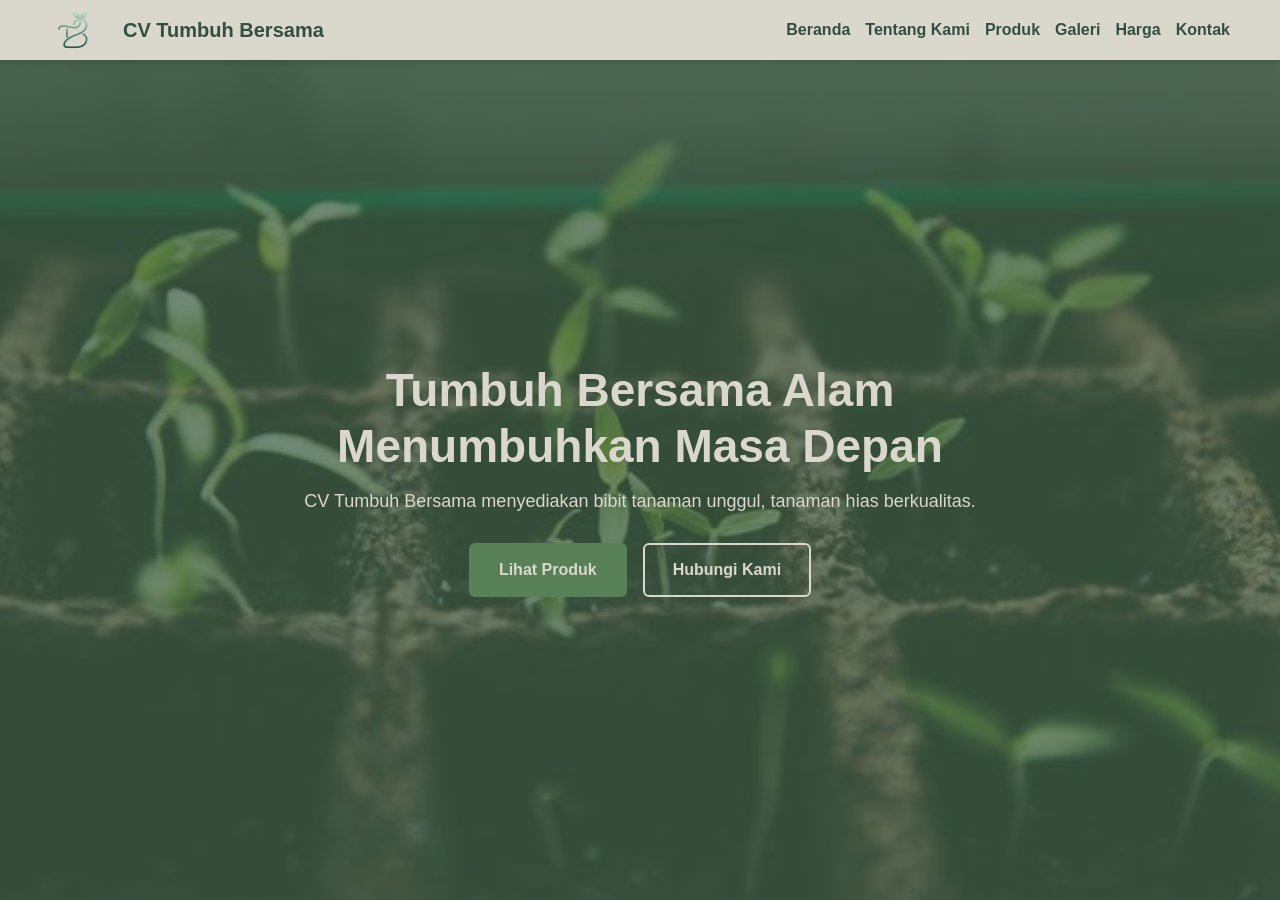
<file: index.html>
<!DOCTYPE html>
<html lang="id">
<head>
    <meta charset="UTF-8">
    <meta name="viewport" content="width=device-width, initial-scale=1.0">
    <title>CV Tumbuh Bersama</title>
    <link rel="stylesheet" href="/project-root/styles/index.css">
    <link rel="stylesheet" href="/project-root/styles/global.css">
</head>
<body>
    <div class="topbar">
        <div class="logo">
            <img src="/project-root/assets/images/logo/logo.png" alt="Logo" class="logo-image">
            <a href="../../../index.html">CV Tumbuh Bersama</a>
        </div>

        <div class="menu">
            <a href="../../../index.html">Beranda</a>
            <a href="/project-root/pages/about.html">Tentang Kami</a>
            <a href="/project-root/pages/products.html">Produk</a>
            <a href="/project-root/pages/gallery.html">Galeri</a>
            <a href="/project-root/pages/pricing.html">Harga</a>
            <a href="/project-root/pages/contact.html">Kontak</a>
        </div>
    </div>

    <section class="hero">
        <div class="hero-content">
            <h1>Tumbuh Bersama Alam Menumbuhkan Masa Depan</h1>
            <p>CV Tumbuh Bersama menyediakan bibit tanaman unggul, tanaman hias berkualitas.</p>
            <div class="hero-buttons">
            <a href="/project-root/pages/products.html" class="hero-btn">Lihat Produk</a>
            <a href="/project-root/pages/contact.html" class="hero-btn-outline">Hubungi Kami</a>
            </div>
        </div>
    </section>
</body>
</html>
</file>
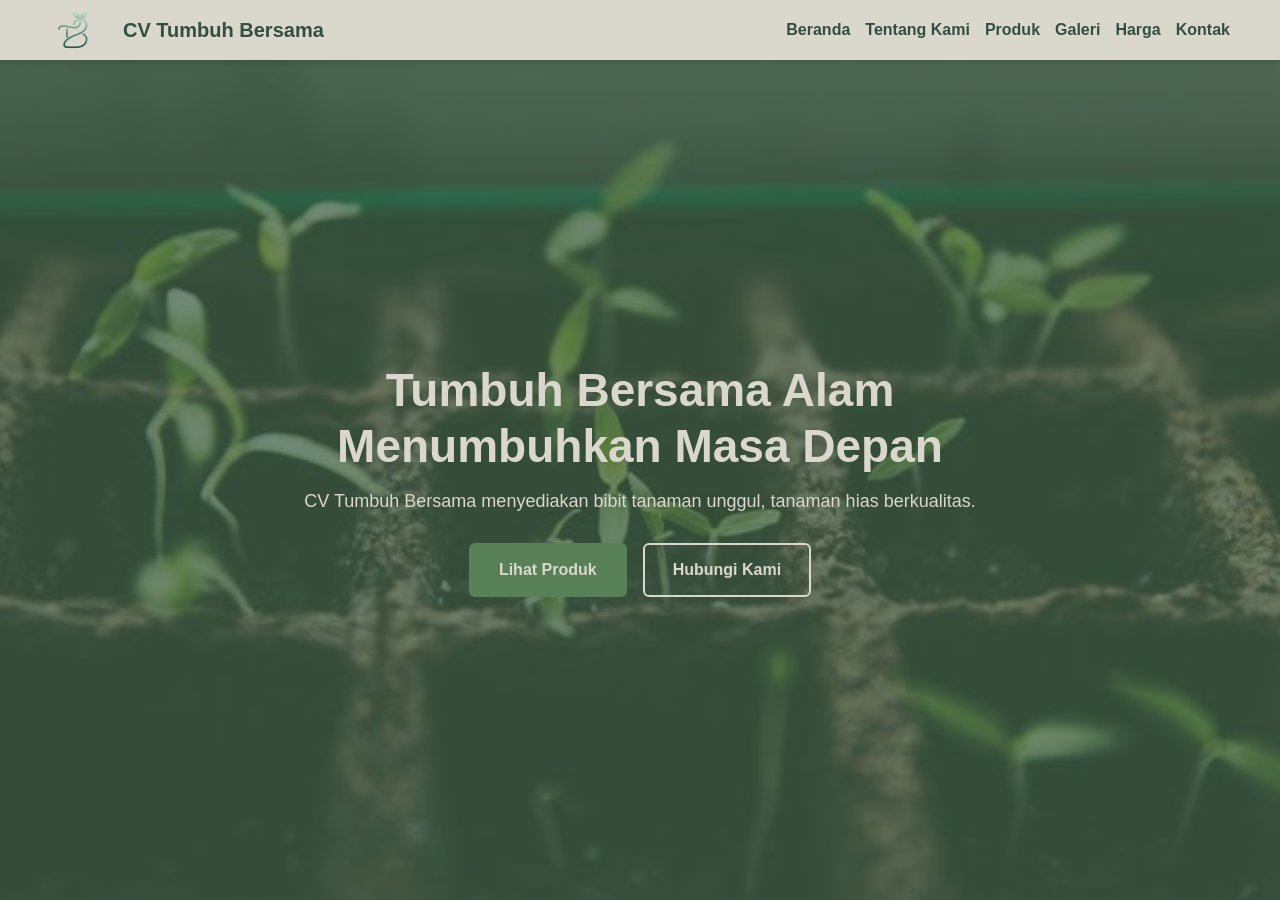
<file: project-root/index.html>
<!DOCTYPE html>
<html lang="id">
<head>
    <meta charset="UTF-8">
    <meta name="viewport" content="width=device-width, initial-scale=1.0">
    <title>CV Tumbuh Bersama</title>
    <link rel="stylesheet" href="/project-root/styles/index.css">
    <link rel="stylesheet" href="/project-root/styles/global.css">
</head>
<body>
    <div class="topbar">
        <div class="logo">
            <img src="/project-root/assets/images/logo/logo.png" alt="Logo" class="logo-image">
            <a href="../project-root/index.html">CV Tumbuh Bersama</a>
        </div>

        <div class="menu">
            <a href="/project-root/index.html">Beranda</a>
            <a href="/project-root/pages/about.html">Tentang Kami</a>
            <a href="/project-root/pages/products.html">Produk</a>
            <a href="/project-root/pages/gallery.html">Galeri</a>
            <a href="/project-root/pages/pricing.html">Harga</a>
            <a href="/project-root/pages/contact.html">Kontak</a>
        </div>
    </div>

    <section class="hero">
        <div class="hero-content">
            <h1>Tumbuh Bersama Alam Menumbuhkan Masa Depan</h1>
            <p>CV Tumbuh Bersama menyediakan bibit tanaman unggul, tanaman hias berkualitas.</p>
            <div class="hero-buttons">
            <a href="/project-root/pages/products.html" class="hero-btn">Lihat Produk</a>
            <a href="/project-root/pages/contact.html" class="hero-btn-outline">Hubungi Kami</a>
            </div>
        </div>
    </section>
</body>
</html>
</file>
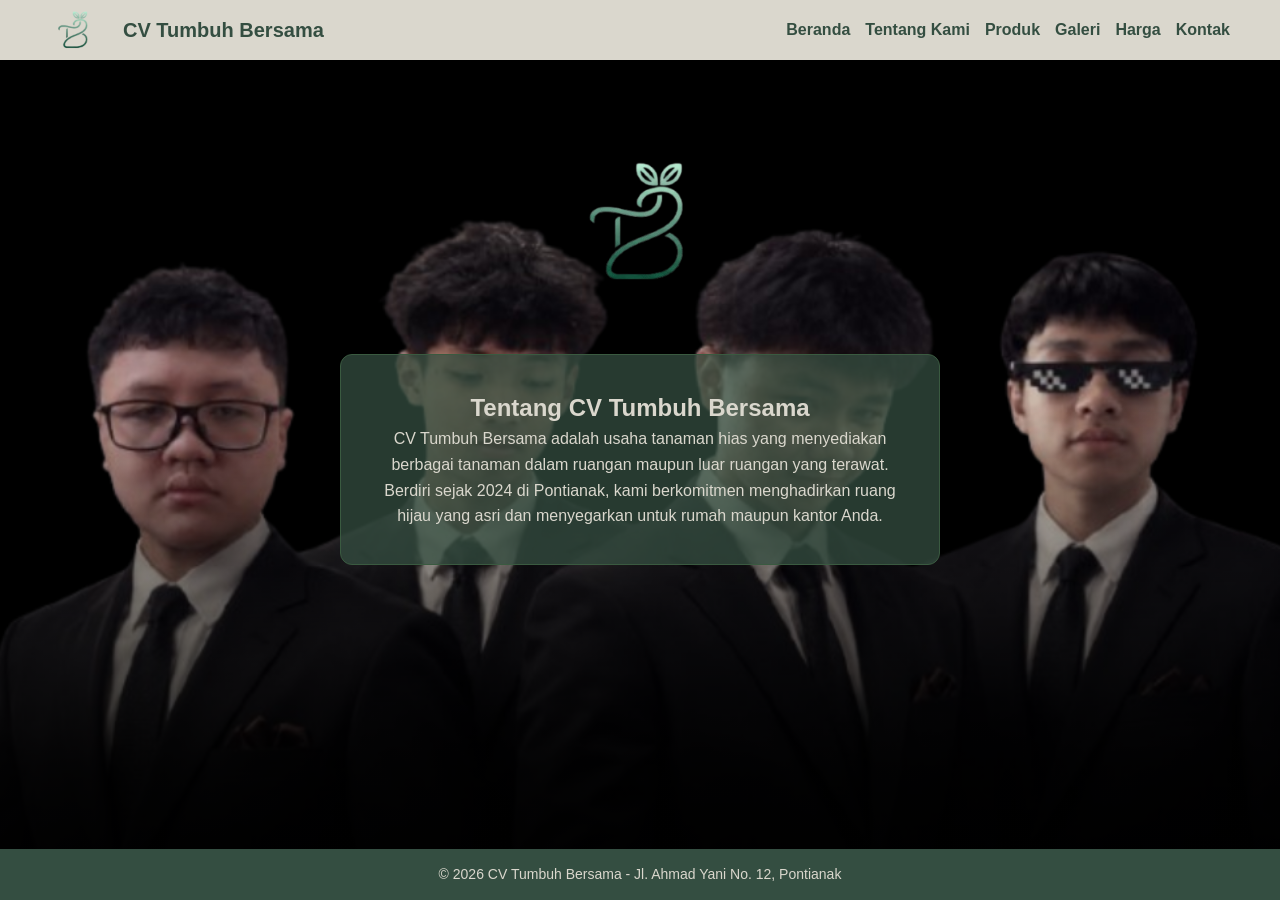
<file: project-root/pages/about.html>
<!DOCTYPE html>
<html lang="en">
<head>
    <meta charset="UTF-8">
    <meta name="viewport" content="width=device-width, initial-scale=1.0">
    <title>Tentang Kami - CV Tumbuh Bersama</title>
    <link rel="stylesheet" href="../styles/global.css">
    <link rel="stylesheet" href="../styles/about.css">
</head>
<body>
    <header>
        <div class="topbar">
            <div class="logo">
                <img src="../assets/images/logo/logo.png" alt="Logo CV Tumbuh Bersama" class="logo-image">
                <a href="../../index.html">CV Tumbuh Bersama</a>
            </div>
            <nav class="menu">
                <a href="../index.html">Beranda</a>
                <a href="about.html">Tentang Kami</a>
                <a href="products.html">Produk</a>
                <a href="gallery.html">Galeri</a>
                <a href="pricing.html">Harga</a>
                <a href="contact.html">Kontak</a>
            </nav>
        </div>
    </header>

    <main>
        <section class="about">
            <h1>Tentang CV Tumbuh Bersama</h1>
            <p>CV Tumbuh Bersama adalah usaha tanaman hias yang menyediakan berbagai tanaman dalam ruangan maupun luar ruangan yang terawat. Berdiri sejak 2024 di Pontianak, kami berkomitmen menghadirkan ruang hijau yang asri dan menyegarkan untuk rumah maupun kantor Anda.</p>
        </section>
    </main>

    <footer>
        <p>&copy; 2026 CV Tumbuh Bersama - Jl. Ahmad Yani No. 12, Pontianak</p>
    </footer>
</body>
</html
</html>
</file>
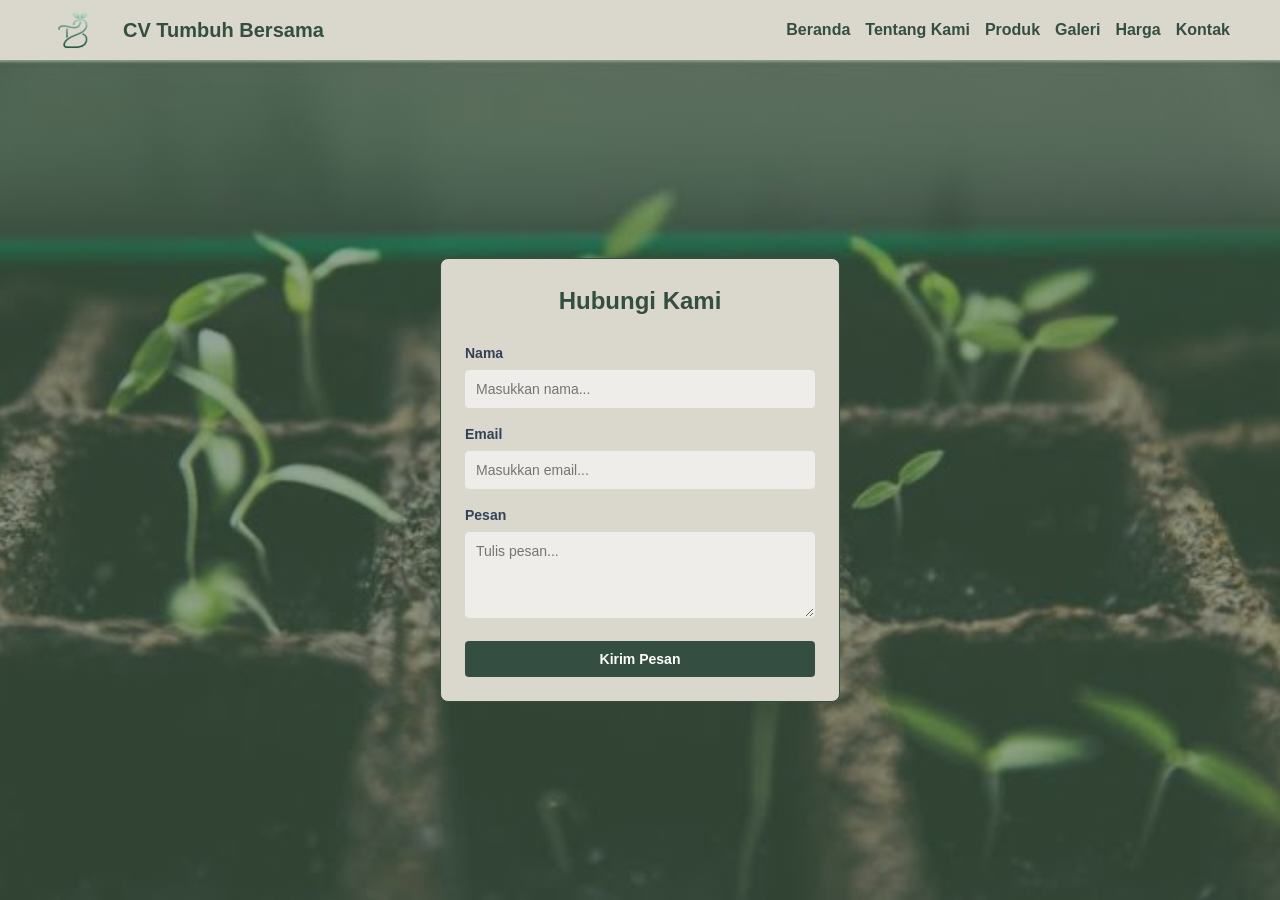
<file: project-root/pages/contact.html>
<!DOCTYPE html>
<html lang="id">
<head>
    <meta charset="UTF-8">
    <meta name="viewport" content="width=device-width, initial-scale=1.0">
    <title>CV Tumbuh Bersama</title>
    <link rel="stylesheet" href="/project-root/styles/contact.css">
    <link rel="stylesheet" href="/project-root/styles/global.css">
</head>
<body>

<body>
    <div class="topbar">
        <div class="logo">
            <img src="/project-root/assets/images/logo/logo.png" alt="Logo" class="logo-image">
            <a href="../../../index.html">CV Tumbuh Bersama</a>
        </div>

        <div class="menu">
            <a href="../../../index.html">Beranda</a>
            <a href="/project-root/pages/about.html">Tentang Kami</a>
            <a href="/project-root/pages/products.html">Produk</a>
            <a href="/project-root/pages/gallery.html">Galeri</a>
            <a href="/project-root/pages/pricing.html">Harga</a>
            <a href="/project-root/pages/contact.html">Kontak</a>
        </div>
    </div>

    

    <section id="contact">
        <form class="contact-form">
            <h2>Hubungi Kami</h2>
            
            <div class="form-group">
                <label for="name">Nama</label>
                <input type="text" id="name" placeholder="Masukkan nama...">
            </div>

            <div class="form-group">
                <label for="email">Email</label>
                <input type="email" id="email" placeholder="Masukkan email...">
            </div>

            <div class="form-group">
                <label for="message">Pesan</label>
                <textarea id="message" rows="4" placeholder="Tulis pesan..."></textarea>
            </div>

            <button type="submit" class="btn-submit">Kirim Pesan</button>
        </form>
    </section>


</body>
</html>
</file>
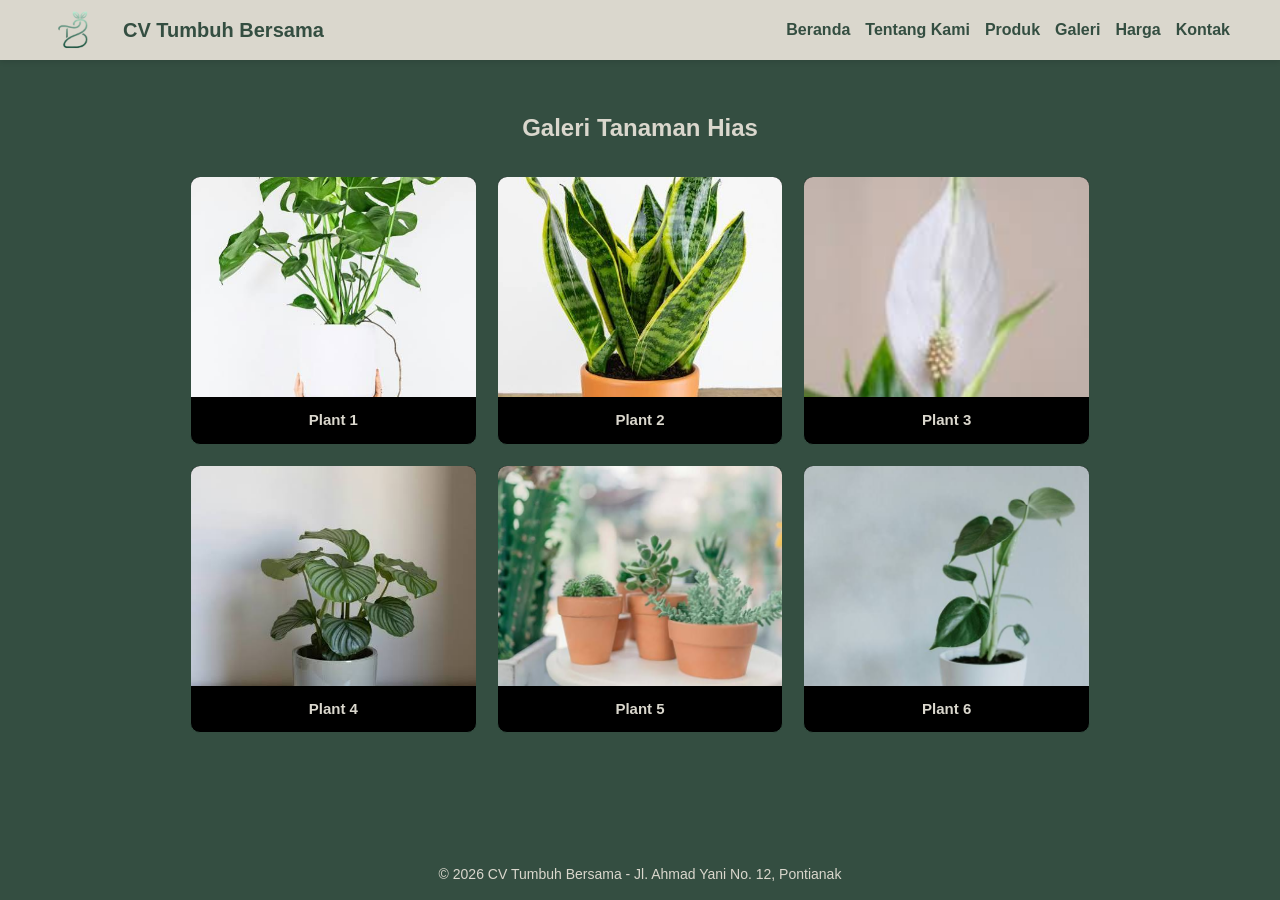
<file: project-root/pages/gallery.html>
<!DOCTYPE html>
<html lang="en">
<head>
    <meta charset="UTF-8">
    <meta name="viewport" content="width=device-width, initial-scale=1.0">
    <title>Galeri - CV Tumbuh Bersama</title>
    <link rel="stylesheet" href="../styles/global.css">
    <link rel="stylesheet" href="../styles/gallery.css">
</head>
<body>
    <header>
        <div class="topbar">
            <div class="logo">
                <img src="../assets/images/logo/logo.png" alt="Logo CV Tumbuh Bersama" class="logo-image">
                <a href="../../index.html">CV Tumbuh Bersama</a>
            </div>
            <nav class="menu">
                <a href="../../index.html">Beranda</a>
                <a href="about.html">Tentang Kami</a>
                <a href="products.html">Produk</a>
                <a href="gallery.html" class="active">Galeri</a>
                <a href="pricing.html">Harga</a>
                <a href="contact.html">Kontak</a>
            </nav>
        </div>
    </header>
    <main>
        <section class="gallery">
            <h1>Galeri Tanaman Hias</h1>
                        <div class="gallery-grid">
                <figure class="gallery-card">
                    <img src="../assets/images/gallery/plant1.jpeg" alt="Tanaman 1">
                    <figcaption>Plant 1</figcaption>
                </figure>
                <figure class="gallery-card">
                    <img src="../assets/images/gallery/plant2.jpeg" alt="Tanaman 2">
                    <figcaption>Plant 2</figcaption>
                </figure>
                <figure class="gallery-card">
                    <img src="../assets/images/gallery/plant3.jpeg" alt="Tanaman 3">
                    <figcaption>Plant 3</figcaption>
                </figure>
                <figure class="gallery-card">
                    <img src="../assets/images/gallery/plant4.jpeg" alt="Tanaman 4">
                    <figcaption>Plant 4</figcaption>
                </figure>
                <figure class="gallery-card">
                    <img src="../assets/images/gallery/plant5.jpeg" alt="Tanaman 5">
                    <figcaption>Plant 5</figcaption>
                </figure>
                <figure class="gallery-card">
                    <img src="../assets/images/gallery/plant6.jpeg" alt="Tanaman 6">
                    <figcaption>Plant 6</figcaption>
                </figure>
            </div>
        </section>
    </main>
    <footer>
        <p>&copy; 2026 CV Tumbuh Bersama - Jl. Ahmad Yani No. 12, Pontianak</p>
    </footer>
</body>
</html>
</file>
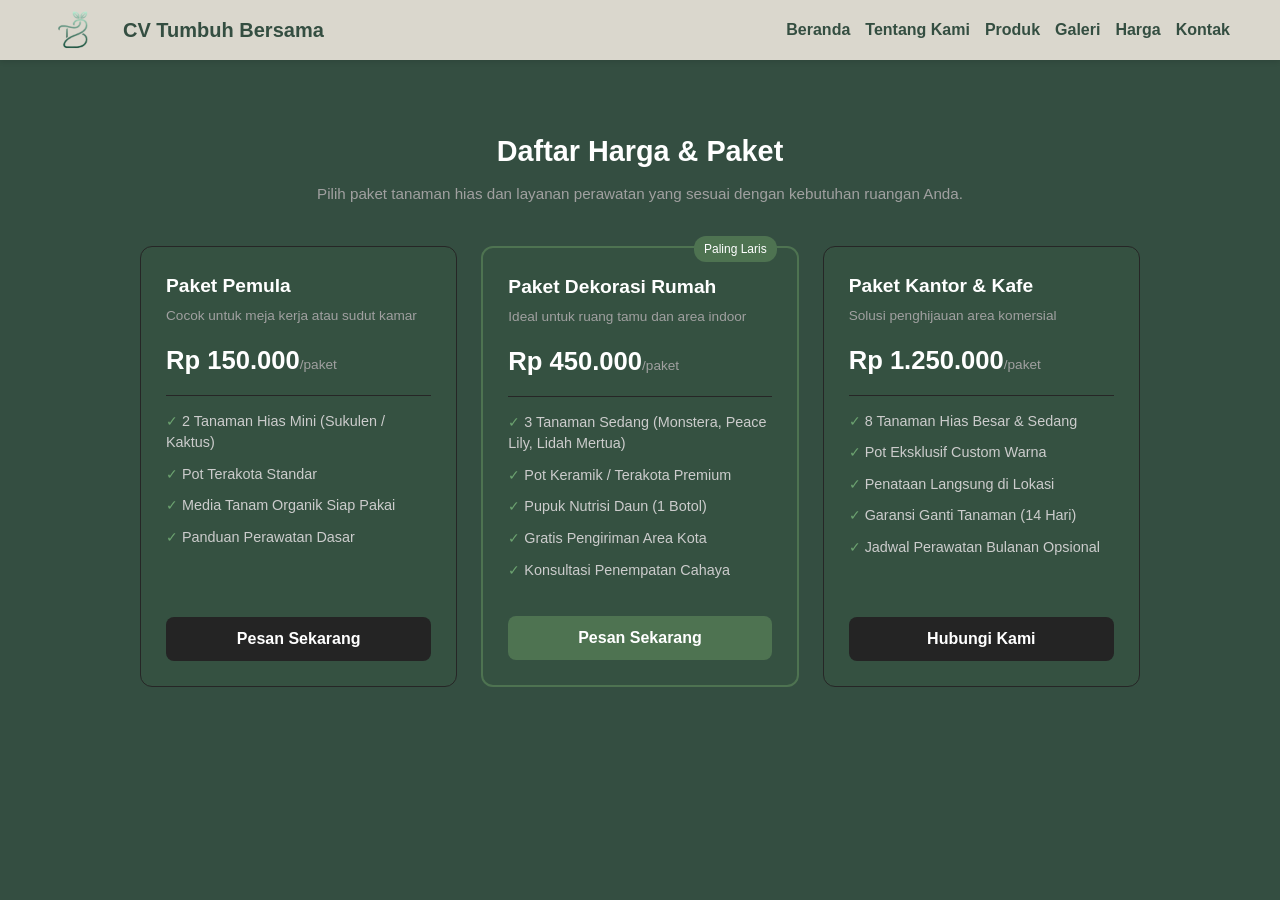
<file: project-root/pages/pricing.html>
<!DOCTYPE html>
<html lang="id">
<head>
  <meta charset="UTF-8">
  <meta name="viewport" content="width=device-width, initial-scale=1.0">
  <title>CV Tumbuh Bersama</title>
    <link rel="stylesheet" href="../styles/pricing.css">
    <link rel="stylesheet" href="../styles/global.css">
</head>
<body>

    <div class="topbar">
        <div class="logo">
            <img src="/project-root/assets/images/logo/logo.png" alt="Logo" class="logo-image">
            <a href="../../../index.html">CV Tumbuh Bersama</a>
        </div>

        <div class="menu">
            <a href="../../../index.html">Beranda</a>
            <a href="/project-root/pages/about.html">Tentang Kami</a>
            <a href="/project-root/pages/products.html">Produk</a>
            <a href="/project-root/pages/gallery.html">Galeri</a>
            <a href="/project-root/pages/pricing.html">Harga</a>
            <a href="/project-root/pages/contact.html">Kontak</a>
        </div>
    </div>

  <main class="pricing-section">
    <div class="pricing-container">
      <div class="pricing-header">
        <h1 class="pricing-title">Daftar Harga & Paket</h1>
        <p class="pricing-subtitle">Pilih paket tanaman hias dan layanan perawatan yang sesuai dengan kebutuhan ruangan Anda.</p>
      </div>

      <div class="pricing-grid">
        <div class="pricing-card">
          <div class="pricing-card-header">
            <h2 class="plan-name">Paket Pemula</h2>
            <p class="plan-desc">Cocok untuk meja kerja atau sudut kamar</p>
            <div class="plan-price">Rp 150.000<span>/paket</span></div>
          </div>
          <ul class="plan-features">
            <li>2 Tanaman Hias Mini (Sukulen / Kaktus)</li>
            <li>Pot Terakota Standar</li>
            <li>Media Tanam Organik Siap Pakai</li>
            <li>Panduan Perawatan Dasar</li>
          </ul>
          <a href="contact.html" class="plan-btn">Pesan Sekarang</a>
        </div>

        <div class="pricing-card featured">
          <div class="badge">Paling Laris</div>
          <div class="pricing-card-header">
            <h2 class="plan-name">Paket Dekorasi Rumah</h2>
            <p class="plan-desc">Ideal untuk ruang tamu dan area indoor</p>
            <div class="plan-price">Rp 450.000<span>/paket</span></div>
          </div>
          <ul class="plan-features">
            <li>3 Tanaman Sedang (Monstera, Peace Lily, Lidah Mertua)</li>
            <li>Pot Keramik / Terakota Premium</li>
            <li>Pupuk Nutrisi Daun (1 Botol)</li>
            <li>Gratis Pengiriman Area Kota</li>
            <li>Konsultasi Penempatan Cahaya</li>
          </ul>
          <a href="contact.html" class="plan-btn primary">Pesan Sekarang</a>
        </div>

        <div class="pricing-card">
          <div class="pricing-card-header">
            <h2 class="plan-name">Paket Kantor & Kafe</h2>
            <p class="plan-desc">Solusi penghijauan area komersial</p>
            <div class="plan-price">Rp 1.250.000<span>/paket</span></div>
          </div>
          <ul class="plan-features">
            <li>8 Tanaman Hias Besar & Sedang</li>
            <li>Pot Eksklusif Custom Warna</li>
            <li>Penataan Langsung di Lokasi</li>
            <li>Garansi Ganti Tanaman (14 Hari)</li>
            <li>Jadwal Perawatan Bulanan Opsional</li>
          </ul>
          <a href="contact.html" class="plan-btn">Hubungi Kami</a>
        </div>
      </div>
    </div>
  </main>

</body>
</html>
</file>
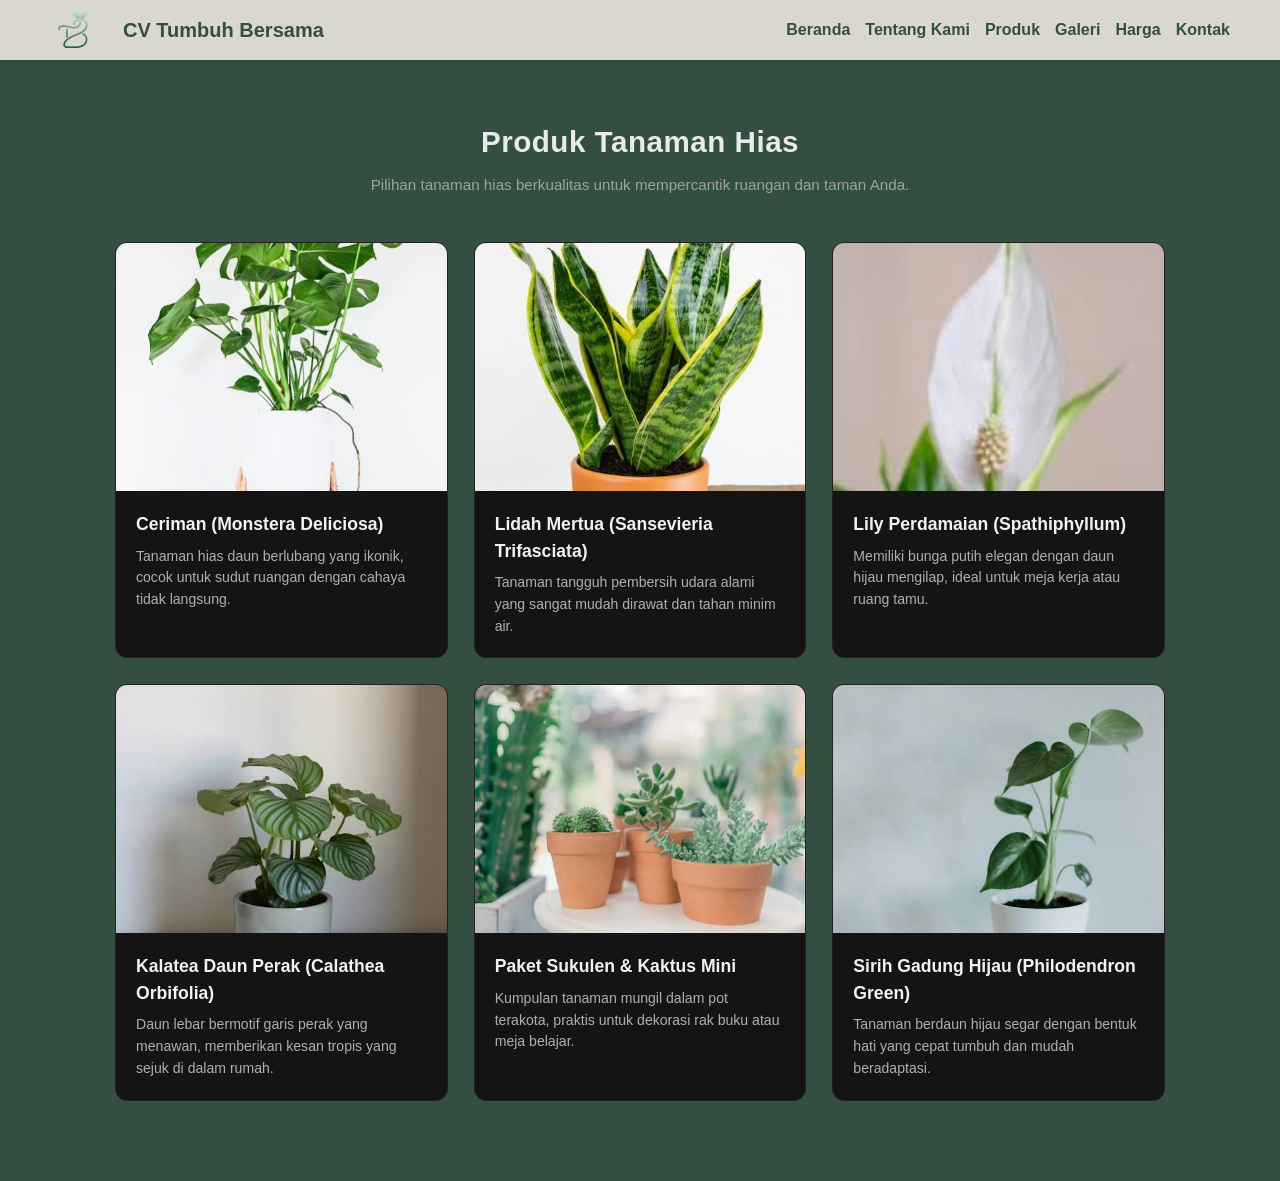
<file: project-root/pages/products.html>
<!DOCTYPE html>
<html lang="id">
<head>
  <meta charset="UTF-8">
  <meta name="viewport" content="width=device-width, initial-scale=1.0">
  <title>Produk - CV Tumbuh Bersama</title>
    <link rel="stylesheet" href="../styles/global.css">
    <link rel="stylesheet" href="../styles/products.css">
</head>
<body>

    <body>
    <div class="topbar">
        <div class="logo">
            <img src="/project-root/assets/images/logo/logo.png" alt="Logo" class="logo-image">
            <a href="../../../index.html">CV Tumbuh Bersama</a>
        </div>

        <div class="menu">
            <a href="../../../index.html">Beranda</a>
            <a href="/project-root/pages/about.html">Tentang Kami</a>
            <a href="/project-root/pages/products.html">Produk</a>
            <a href="/project-root/pages/gallery.html">Galeri</a>
            <a href="/project-root/pages/pricing.html">Harga</a>
            <a href="/project-root/pages/contact.html">Kontak</a>
        </div>
    </div>

  <main class="products-section">
    <div class="products-container">
      <div class="products-header">
        <h1 class="products-title">Produk Tanaman Hias</h1>
        <p class="products-subtitle">Pilihan tanaman hias berkualitas untuk mempercantik ruangan dan taman Anda.</p>
      </div>

      <div class="products-grid">
        <div class="product-card">
          <div class="product-image">
            <img src="../assets/images/gallery/plant1.jpeg" alt="Monstera Deliciosa">
          </div>
          <div class="product-info">
            <h2 class="product-name"> Ceriman (Monstera Deliciosa)</h2>
            <p class="product-desc">Tanaman hias daun berlubang yang ikonik, cocok untuk sudut ruangan dengan cahaya tidak langsung.</p>
          </div>
        </div>

        <div class="product-card">
          <div class="product-image">
            <img src="../assets/images/gallery/plant2.jpeg" alt="Sansevieria Trifasciata">
          </div>
          <div class="product-info">
            <h2 class="product-name">Lidah Mertua (Sansevieria Trifasciata)</h2>
            <p class="product-desc">Tanaman tangguh pembersih udara alami yang sangat mudah dirawat dan tahan minim air.</p>
          </div>
        </div>

        <div class="product-card">
          <div class="product-image">
            <img src="../assets/images/gallery/plant3.jpeg" alt="Spathiphyllum">
          </div>
          <div class="product-info">
            <h2 class="product-name">Lily Perdamaian (Spathiphyllum)</h2>
            <p class="product-desc">Memiliki bunga putih elegan dengan daun hijau mengilap, ideal untuk meja kerja atau ruang tamu.</p>
          </div>
        </div>

        <div class="product-card">
          <div class="product-image">
            <img src="../assets/images/gallery/plant4.jpeg" alt="Calathea Orbifolia">
          </div>
          <div class="product-info">
            <h2 class="product-name"> Kalatea Daun Perak (Calathea Orbifolia)</h2>
            <p class="product-desc">Daun lebar bermotif garis perak yang menawan, memberikan kesan tropis yang sejuk di dalam rumah.</p>
          </div>
        </div>

        <div class="product-card">
          <div class="product-image">
            <img src="../assets/images/gallery/plant5.jpeg" alt="Paket Sukulen dan Kaktus Mini">
          </div>
          <div class="product-info">
            <h2 class="product-name">Paket Sukulen & Kaktus Mini</h2>
            <p class="product-desc">Kumpulan tanaman mungil dalam pot terakota, praktis untuk dekorasi rak buku atau meja belajar.</p>
          </div>
        </div>

        <div class="product-card">
          <div class="product-image">
            <img src="../assets/images/gallery/plant6.jpeg " alt="Philodendron Green">
          </div>
          <div class="product-info">
            <h2 class="product-name">Sirih Gadung Hijau (Philodendron Green)</h2>
            <p class="product-desc">Tanaman berdaun hijau segar dengan bentuk hati yang cepat tumbuh dan mudah beradaptasi.</p>
          </div>
        </div>
      </div>
    </div>
  </main>

</body>
</html>
</file>
<file: project-root/styles/index.css>
.hero {
    min-height: 100vh;
    padding: 60px 20px 0;
    background-color: #3A5A40;
    background-image: linear-gradient(rgba(58, 90, 64, 0.72), rgba(58, 90, 64, 0.72)), url('../assets/images/hero/hero-bg.jpg');
    background-size: cover;
    background-position: center;
    display: flex;
    justify-content: center;
    align-items: center;
    text-align: center;
}

.hero-content {
    max-width: 720px;
    color: #DAD7CD;
}

.hero-content h1 {
    font-size: 46px;
    margin-bottom: 14px;
    line-height: 1.2;
}

.hero-content p {
    font-size: 18px;
    margin-bottom: 28px;
    color: #DAD7CD;
    line-height: 1.5;
}

.hero-buttons {
    display: flex;
    justify-content: center;
    gap: 16px;
}
</file>
<file: project-root/styles/global.css>
* {
    margin: 0;
    padding: 0;
    box-sizing: border-box;
    font-family: Arial, Helvetica, sans-serif;
}

body {
    background-color: #DAD7CD;
    color: #344E41;
    line-height: 1.5;
}

/* Navbar */
.topbar {
    background-color: #DAD7CD;
    padding: 15px 50px;
    display: flex;
    justify-content: space-between;
    align-items: center;
    position: fixed;
    top: 0;
    width: 100%;
    height: 60px;
    z-index: 1000;
    box-shadow: 0 2px 5px rgba(0, 0, 0, 0.1);
}

.logo {
    display: flex;
    align-items: center;
    gap: 25px;
}

.logo-image {
    width: 48px;
    height: 44px;
    object-fit: contain;
}

.logo a {
    text-decoration: none;
    color: #344E41;
    font-weight: 700;
    font-size: 20px;
}

.menu {
    display: flex;
    gap: 15px;
}

.menu a {
    text-decoration: none;
    color: #344E41;
    font-weight: 600;
    font-size: 16px;
    transition: color 0.3s ease;
}

.menu a:hover {
    color: #588157;
}

/* Tombol Umum */
.hero-btn,
.btn-primary {
    display: inline-block;
    padding: 13px 28px;
    background-color: #588157;
    color: #DAD7CD;
    text-decoration: none;
    font-weight: 600;
    font-size: 16px;
    border: 2px solid #588157;
    border-radius: 6px;
    cursor: pointer;
    transition: all 0.3s ease;
}

.hero-btn:hover,
.btn-primary:hover {
    background-color: #3A5A40;
    border-color: #3A5A40;
}

.hero-btn-outline,
.btn-outline {
    display: inline-block;
    padding: 13px 28px;
    background-color: transparent;
    color: #DAD7CD;
    text-decoration: none;
    font-weight: 600;
    font-size: 16px;
    border: 2px solid #DAD7CD;
    border-radius: 6px;
    cursor: pointer;
    transition: all 0.3s ease;
}

.hero-btn-outline:hover,
.btn-outline:hover {
    background-color: #DAD7CD;
    color: #344E41;
}

/* Footer */
.footer {
    background-color: #344E41;
    color: #DAD7CD;
    text-align: center;
    padding: 25px 20px;
    font-size: 14px;
}
</file>
<file: project-root/styles/about.css>
body {
    margin: 0;
    min-height: 100vh;
    background-color: #000000;
    background-image: 
        linear-gradient(to bottom, rgba(0,0,0,0) 45%, rgba(0,0,0,0.85) 85%, #000000 100%),
        url("../assets/images/about/founders-team.png"),
        url("../assets/images/logo/logo.png");
    background-position: center bottom, center bottom, center 20%;
    background-size: cover, auto 80%, 140px;
    background-repeat: no-repeat;
    display: flex;
    flex-direction: column;
    justify-content: space-between;
    font-family: sans-serif;
    color: #DAD7CD;
}
main {
    flex: 1;
    display: flex;
    justify-content: center;
    align-items: center;
    padding: 110px 20px 40px 20px;
}
.about {
    background-color: rgba(52, 78, 65, 0.75);
    border-radius: 12px;
    border: 1px solid #3A5A40;
    padding: 35px;
    max-width: 600px;
    text-align: center;
}
.about h1 {
    margin-top: 0;
    color: #DAD7CD;
}
.about p {
    margin-bottom: 0;
    line-height: 1.6;
}
footer {
    background-color: #344E41;
    color: #DAD7CD;
    text-align: center;
    padding: 15px 20px;
    font-size: 14px;
    width: 100%;
    box-sizing: border-box;
}
footer p {
    margin: 0;
}
</file>
<file: project-root/styles/contact.css>
* {
                box-sizing: border-box;
            }


        #contact {
            min-height: calc(100vh - 60px);
            margin-top: 60px; /* mengimbangi tinggi fixed navbar */
            padding: 50px 20px;
            background-color: #3A5A40;
            background-image:
            linear-gradient(rgba(58, 90, 64, 0.55), rgba(58, 90, 64, 0.55)),
            url('/project-root/assets/images/hero/hero-bg.jpg'); /* sesuaikan dengan path gambar kamu */
            background-size: cover;
            background-position: center;
            display: flex;
            justify-content: center;
            align-items: center;
}

            /* 4. Class .contact-form */
            .contact-form {
                width: 400px;
                margin: 0 auto;
                padding: 24px;
                border: 1px solid #344E41;
                background-color: #DAD7CD;
                border-radius: 8px;
            }

            /* 5. Descendant .contact-form h2 */
            .contact-form h2 {
                text-align: center;
                color: #344E41;
                margin-top: 0;
                margin-bottom: 24px;
            }

            /* 6. Class .form-group */
            .form-group {
                margin-bottom: 16px;
                margin-top: 8px;
            }

            /* 7. Descendant .form-group label */
            .form-group label {
                display: block;
                font-weight: bold;
                margin-bottom: 6px;
                color: #334155;
                font-size: 14px;
            }

            /* 8. Grouping selector untuk input dan textarea */
            .form-group input,
            .form-group textarea {
                width: 100%;
                padding: 10px;
                border: 1px solid #eeedea;
                border-radius: 4px;
                font-size: 14px;
                outline: none;
                transition: border-color 0.2s;
                background-color: #eeedea;
            }

            /* 9. Grouping selector dengan pseudo-class :focus */
            .form-group input:focus,
            .form-group textarea:focus {
                border-color: #f6f5f0;
                background-color: #e6e4dc; 
            }

            /* 10. Class .btn-submit */
            .btn-submit {
                width: 100%;
                background-color: #344E41;
                color: white;
                padding: 10px;
                border: none;
                border-radius: 4px;
                font-weight: bold;
                font-size: 14px;
                cursor: pointer;
            }

            /* Pseudo-class hover untuk tombol */
            .btn-submit:hover {
                background-color: #a3b18e;
            }

            footer {
                text-align: center;
                padding: 20px;
                margin-top: 20px;
            }
</file>
<file: project-root/styles/gallery.css>
body {
    margin: 0;
    min-height: 100vh;
    background-color: #344E41;
    color: #DAD7CD;
    font-family: sans-serif;
    display: flex;
    flex-direction: column;
    justify-content: space-between;
}
main {
    flex: 1;
    padding: 110px 20px 40px 20px;
}
.gallery {
    max-width: 900px;
    margin: 0 auto;
    text-align: center;
}
.gallery h1 {
    color: #DAD7CD;
    margin-bottom: 30px;
}
.gallery-grid {
    display: grid;
    grid-template-columns: repeat(3, 1fr);
    gap: 20px;
}
.gallery-card {
    margin: 0;
    background-color: #000000;
    border: 1px solid #344E41;
    border-radius: 10px;
    overflow: hidden;
}
.gallery-card img {
    width: 100%;
    height: 220px;
    object-fit: cover;
    display: block;
}
.gallery-card figcaption {
    padding: 12px;
    color: #DAD7CD;
    font-size: 15px;
    font-weight: 600;
}
.gallery-card {
    transition: transform 0.3s ease;
}
.gallery-card:hover {
    transform: translateY(-5px);
}
footer {
    background-color: #344E41;
    color: #DAD7CD;
    text-align: center;
    padding: 15px 20px;
    font-size: 14px;
    width: 100%;
    box-sizing: border-box;
}
footer p {
    margin: 0;
}
</file>
<file: project-root/styles/pricing.css>
.pricing-section {
  background-color: #344E41;
  min-height: 100vh;
  padding: 130px 20px 80px ;
  color: #ffffff;
  font-family: sans-serif;
}

.pricing-container {
  max-width: 1000px;
  margin: 0 auto;
}

.pricing-header {
  text-align: center;
  margin-bottom: 40px;
}

.pricing-title {
  font-size: 1.8rem;
  margin-bottom: 10px;
}

.pricing-subtitle {
  color: #a0a0a0;
  font-size: 0.95rem;
}

.pricing-grid {
  display: grid;
  grid-template-columns: repeat(3, 1fr);
  gap: 24px;
}

.pricing-card {
  background-color: #3a5a4048;
  border: 1px solid #262626;
  border-radius: 12px;
  padding: 25px;
  display: flex;
  flex-direction: column;
  position: relative;
}

.pricing-card.featured {
  border: 2px solid #4e7351;
}

.badge {
  position: absolute;
  top: -12px;
  right: 20px;
  background-color: #4e7351;
  color: #ffffff;
  font-size: 0.75rem;
  padding: 4px 10px;
  border-radius: 12px;
}

.pricing-card-header {
  border-bottom: 1px solid #262626;
  padding-bottom: 15px;
  margin-bottom: 15px;
}

.plan-name {
  margin: 0 0 5px;
  font-size: 1.2rem;
}

.plan-desc {
  margin: 0 0 15px;
  font-size: 0.85rem;
  color: #a0a0a0;
}

.plan-price {
  font-size: 1.6rem;
  font-weight: bold;
}

.plan-price span {
  font-size: 0.85rem;
  font-weight: normal;
  color: #a0a0a0;
}

.plan-features {
  list-style: none;
  padding: 0;
  margin: 0 0 25px;
  flex-grow: 1;
}

.plan-features li {
  font-size: 0.9rem;
  color: #cccccc;
  margin-bottom: 10px;
}

.plan-features li::before {
  content: "✓ ";
  color: #6ca370;
}

.plan-btn {
  display: block;
  text-align: center;
  padding: 10px;
  border-radius: 8px;
  text-decoration: none;
  color: #ffffff;
  background-color: #242424;
  font-weight: bold;
}

.plan-btn.primary {
  background-color: #4e7351;
}

.plan-btn:hover {
  background-color: #3a4f3c;
}

.plan-btn.primary:hover {
  background-color: #3a4f3c;
}

.plan-btn:focus {
  outline: none;
  box-shadow: 0 0 0 3px rgba(78, 115, 81, 0.5);
}
</file>
<file: project-root/styles/products.css>
.products-section {
  padding-top: 120px ;
  padding-bottom: 80px;
  padding-left: 20px;
  padding-right: 20px;
  min-height: 100vh;
  background-color: #344E41;
}

.products-container {
  max-width: 1050px;
  margin: 0 auto;
}

.products-header {
  text-align: center;
  margin-bottom: 45px;
}

.products-title {
  font-size: 1.85rem;
  font-weight: 700;
  color: #eaeaea;
  margin: 0 0 10px;
  letter-spacing: 0.5px;
}

.products-subtitle {
  font-size: 0.95rem;
  color: #a0a0a0;
  margin: 0;
}

.products-grid {
  display: grid;
  grid-template-columns: repeat(3, 1fr);
  gap: 26px;
}

.product-card {
  background-color: #141414;
  border: 1px solid #222222;
  border-radius: 12px;
  overflow: hidden;
  display: flex;
  flex-direction: column;
  transition: transform 0.25s ease, border-color 0.25s ease, box-shadow 0.25s ease;
}

.product-card:hover {
  transform: translateY(-5px);
  border-color: #3a4f3c;
  box-shadow: 0 10px 24px rgba(0, 0, 0, 0.7);
}

.product-image {
  width: 100%;
  aspect-ratio: 4 / 3;
  background-color: #ffffff;
  overflow: hidden;
}

.product-image img {
  width: 100%;
  height: 100%;
  object-fit: cover;
  display: block;
  transition: transform 0.35s ease;
}

.product-card:hover .product-image img {
  transform: scale(1.04);
}

.product-info {
  padding: 20px;
  display: flex;
  flex-direction: column;
  gap: 8px;
  flex-grow: 1;
}

.product-name {
  margin: 0;
  font-size: 1.1rem;
  font-weight: 600;
  color: #f2f2f2;
}

.product-desc {
  margin: 0;
  font-size: 0.88rem;
  line-height: 1.55;
  color: #b0b0b0;
}
</file>
